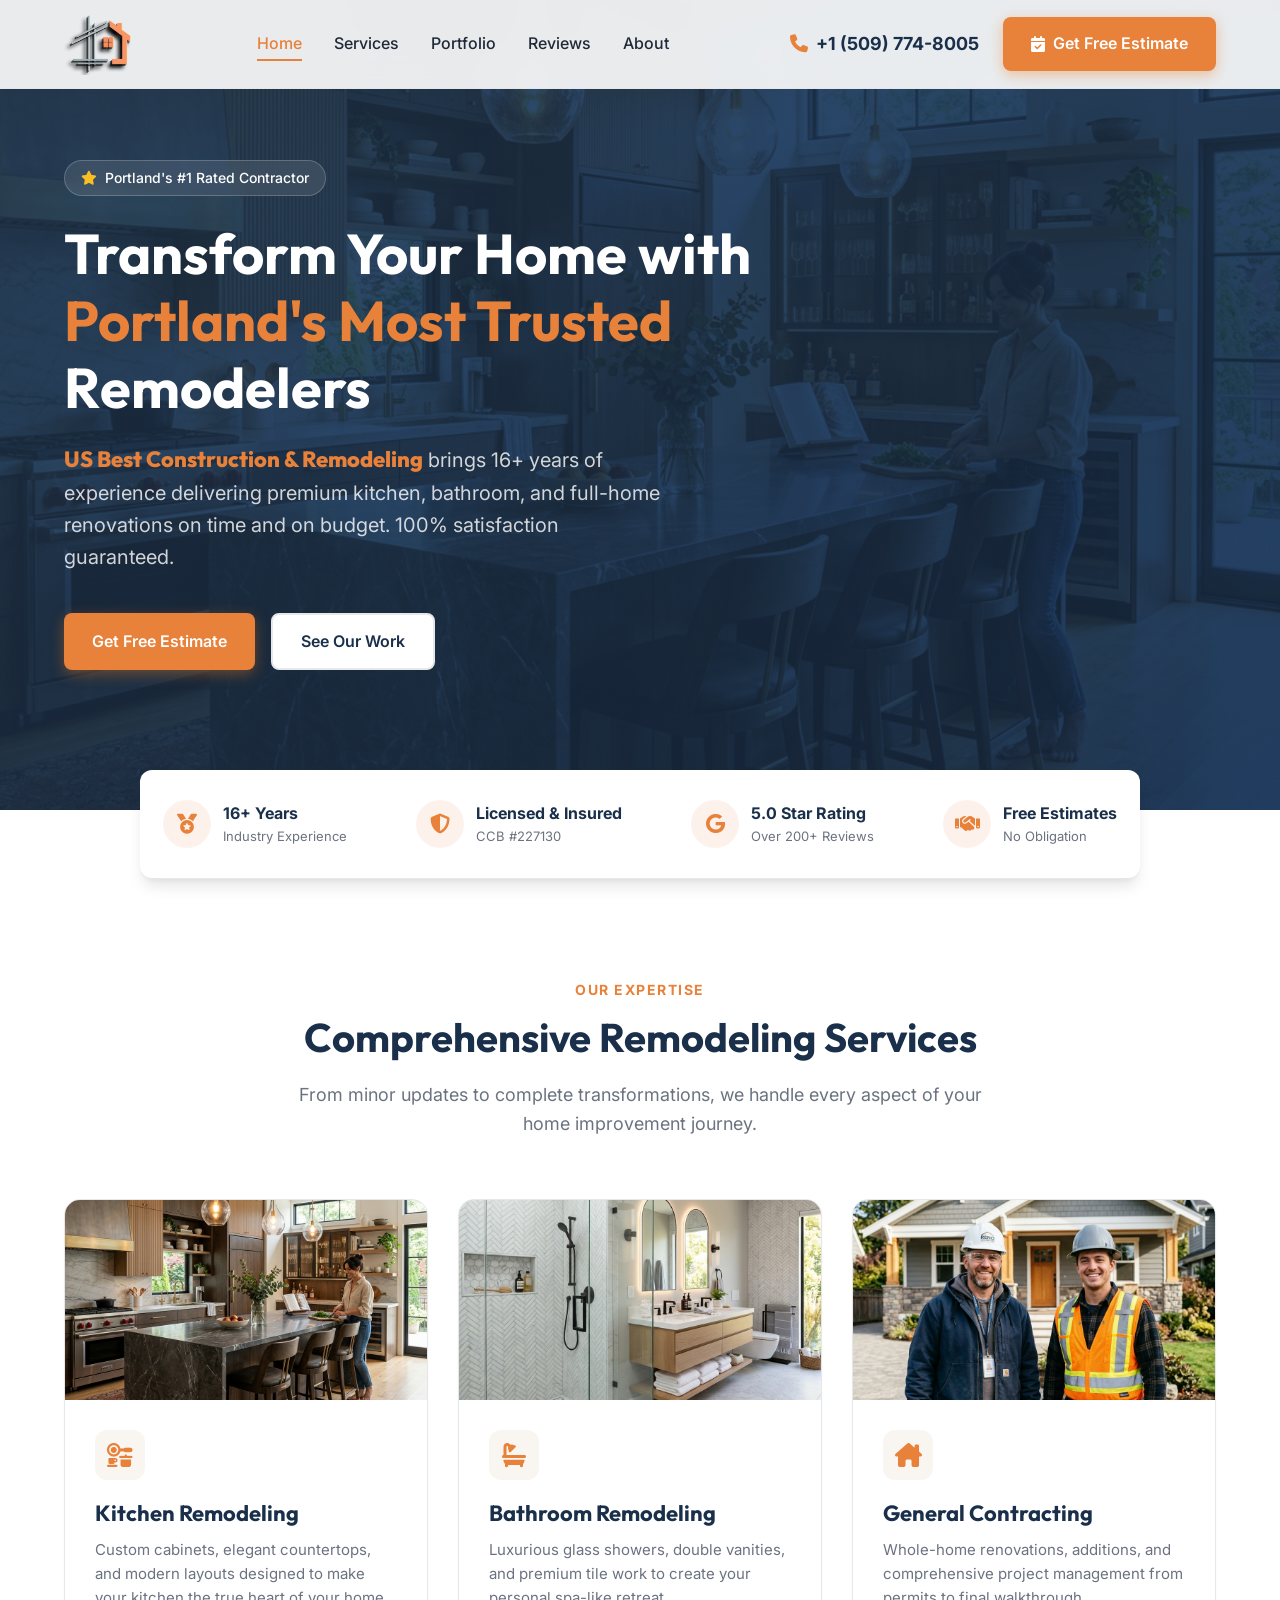
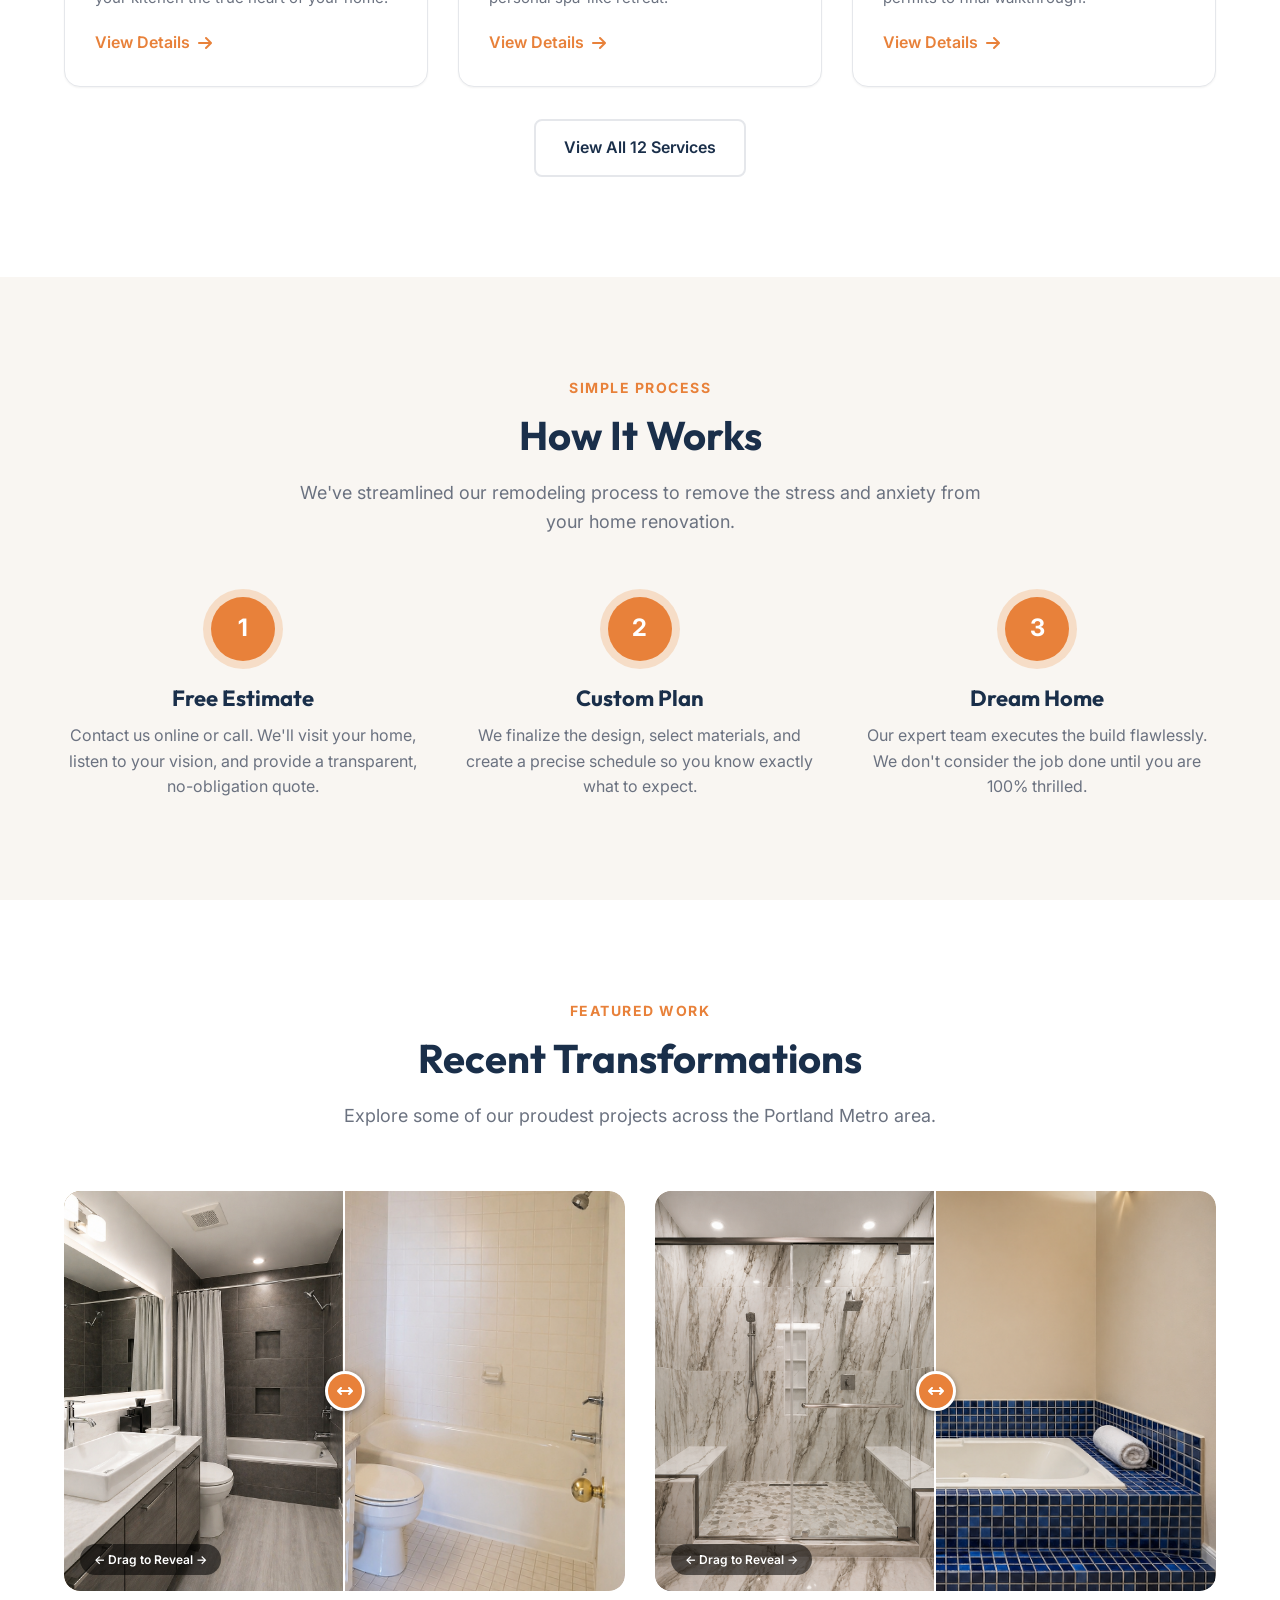
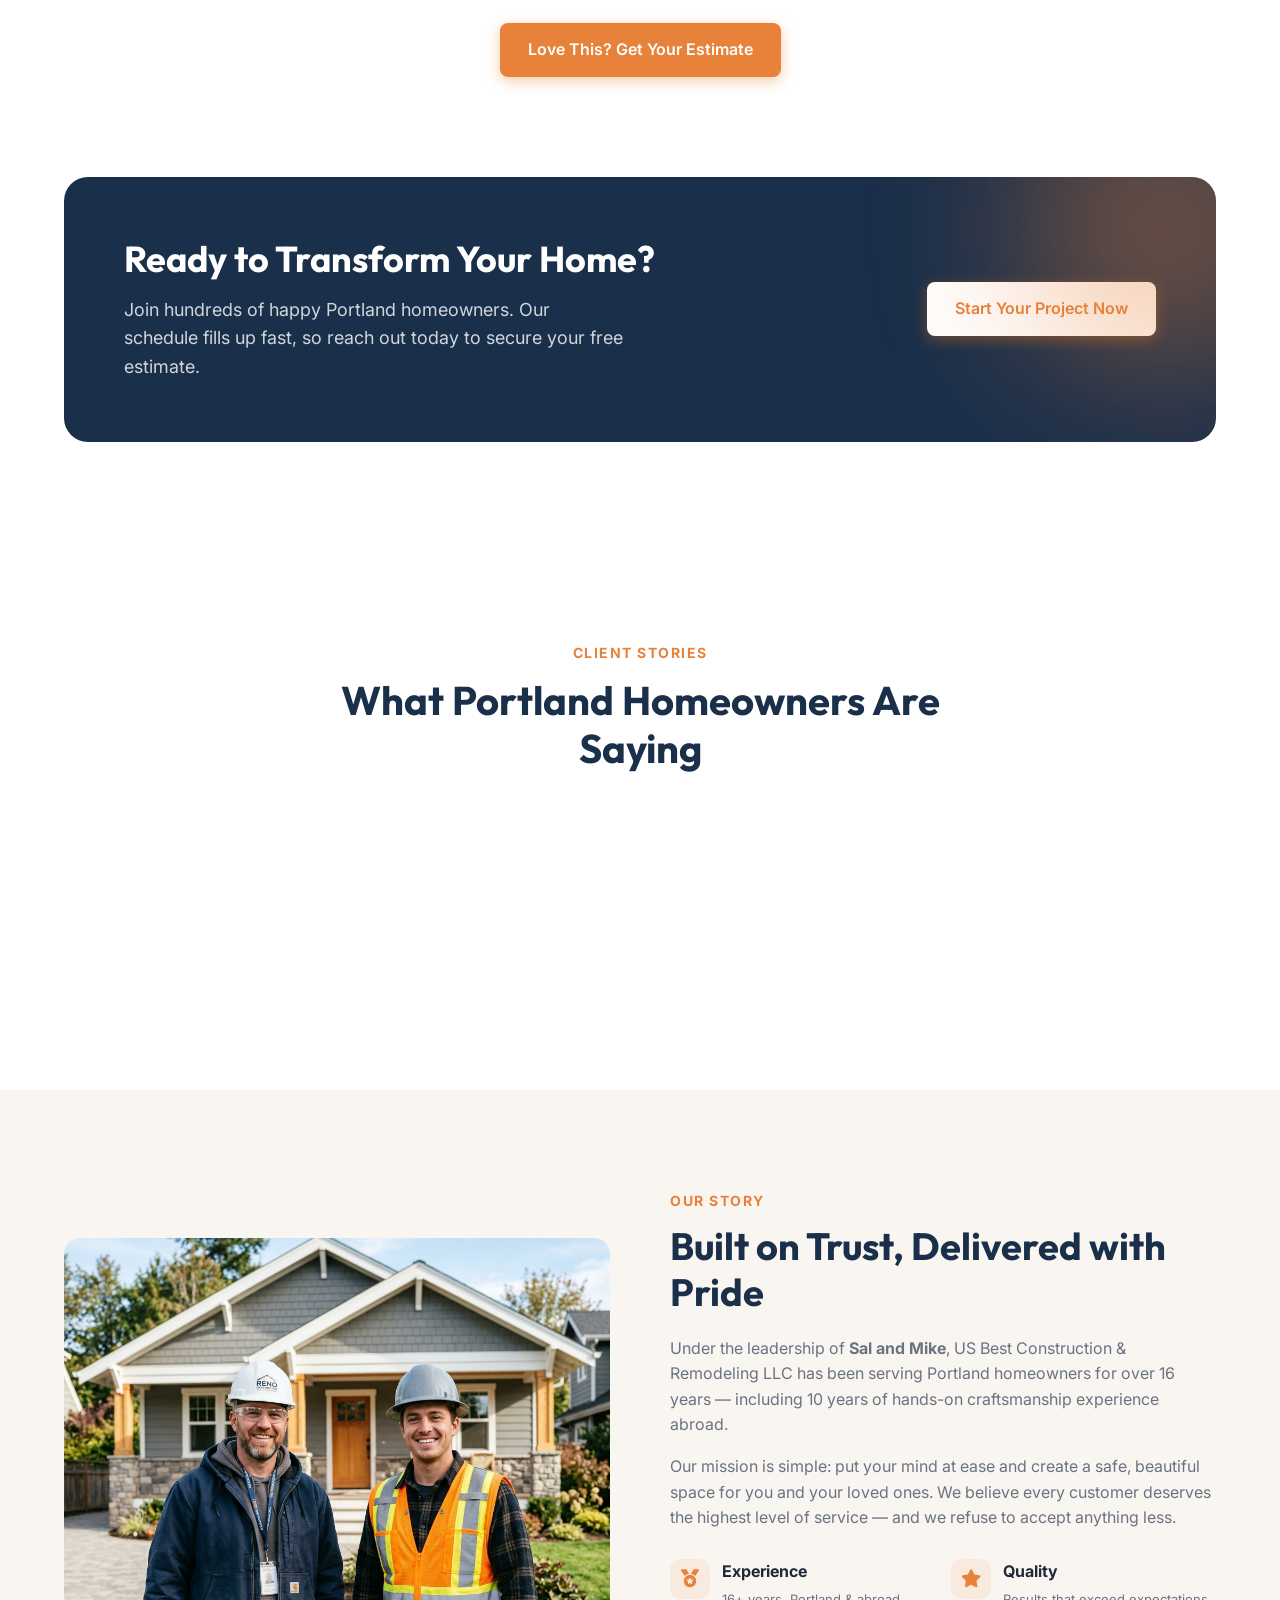
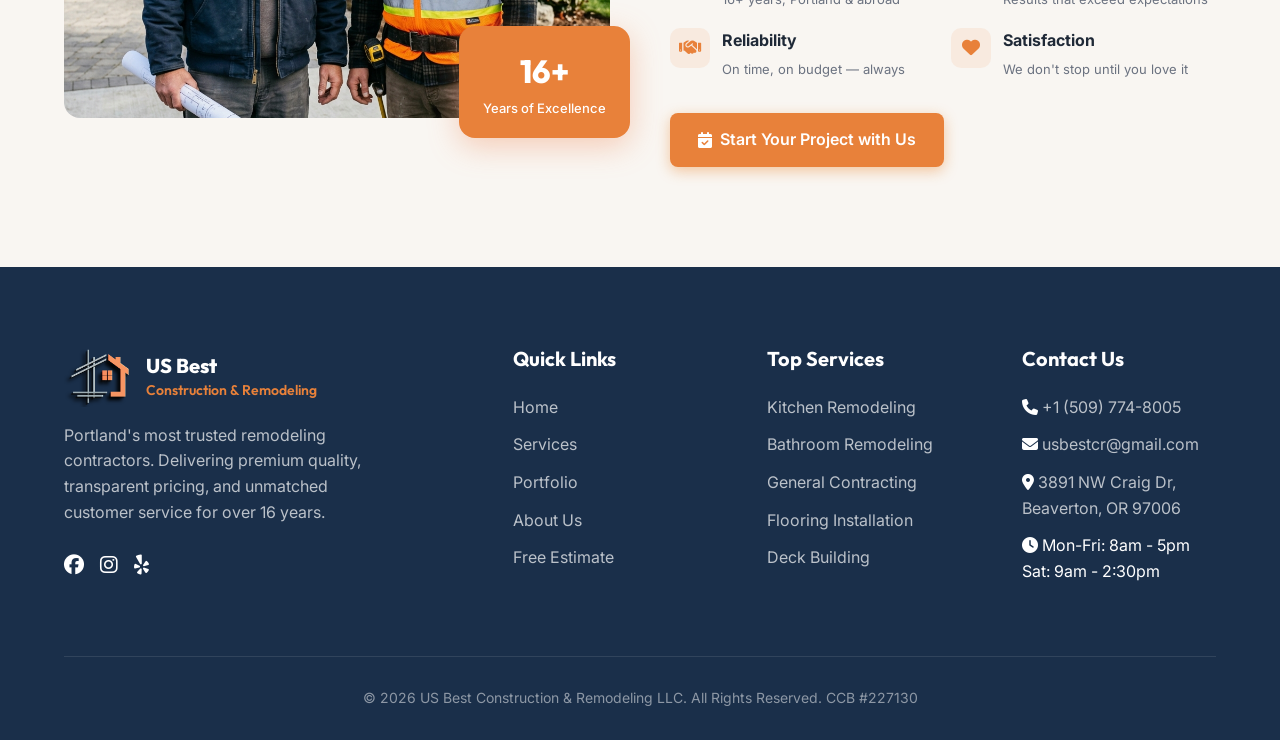
<file: index.html>
<!DOCTYPE html>
<html lang="en">

<head>
    <meta charset="UTF-8">
    <meta name="viewport" content="width=device-width, initial-scale=1.0">
    <title>US Best Construction & Remodeling LLC | Portland Contractors</title>
    <meta name="description"
        content="Portland's Most Trusted Remodeling Contractor. Specializing in kitchen & bathroom remodeling, flooring, decks, and general contracting. Get a free estimate today!">

    <!-- Fonts and Icons -->
    <link rel="stylesheet" href="style.css">
    <link rel="stylesheet" href="https://cdnjs.cloudflare.com/ajax/libs/font-awesome/6.4.0/css/all.min.css">

    <link rel="canonical" href="https://usbestcr.org/">
    <meta property="og:title" content="US Best Construction & Remodeling | Portland">
    <meta property="og:description" content="Portland's top-rated remodeling contractor...">
    <script type="application/ld+json">
    {
      "@context": "https://schema.org",
      "@type": "LocalBusiness",
      "name": "US Best Construction & Remodeling LLC",
      "url": "https://usbestcr.org",
      "telephone": "+15097748005",
      "email": "usbestcr@gmail.com",
      "address": {
        "@type": "PostalAddress",
        "streetAddress": "3891 NW Craig Dr",
        "addressLocality": "Beaverton",
        "addressRegion": "OR",
        "postalCode": "97006",
        "addressCountry": "US"
      },
      "geo": {
        "@type": "GeoCoordinates",
        "latitude": 45.5126,
        "longitude": -122.8353
      },
      "openingHoursSpecification": [
        {"@type":"OpeningHoursSpecification","dayOfWeek":["Monday","Tuesday","Wednesday","Thursday","Friday"],"opens":"08:00","closes":"17:00"},
        {"@type":"OpeningHoursSpecification","dayOfWeek":"Saturday","opens":"09:00","closes":"14:30"}
      ],
      "aggregateRating": {
        "@type": "AggregateRating",
        "ratingValue": "5",
        "reviewCount": "10"
      },
      "areaServed": ["Portland","Beaverton","Lake Oswego","Tigard","Gresham","Hillsboro"],
      "description": "Portland's most trusted remodeling contractor. Kitchen & bath remodeling, flooring, decks, painting, and general contracting. 16+ years experience.",
      "priceRange": "$$"
    }
    </script>
</head>

<body>

    <!-- Header Navigation -->
    <header id="header">
        <div class="container nav-wrapper">
            <a href="index.html" class="logo">
                <img src="Logo/usbestlogo.png" alt="US Best Construction & Remodeling LLC"
                    style="height: 62px; width: auto;">
            </a>

            <nav class="nav-links">
                <a href="index.html" class="active">Home</a>
                <a href="services.html">Services</a>
                <a href="#portfolio">Portfolio</a>
                <a href="#reviews">Reviews</a>
                <a href="#about">About</a>
            </nav>

            <div class="nav-actions">
                <a href="tel:+15097748005" class="phone-link">
                    <i class="fa-solid fa-phone"></i> +1 (509) 774-8005
                </a>
                <a href="estimate.html" class="btn btn-primary d-none-mobile">
                    <i class="fa-solid fa-calendar-check" style="margin-right:8px"></i> Get Free Estimate
                </a>
                <button class="mobile-menu-btn"><i class="fa-solid fa-bars"></i></button>
            </div>
        </div>
    </header>

    <!-- Hero Section -->
    <section class="hero">
        <div class="container">
            <div class="hero-content fade-in-up">
                <div class="hero-badge">
                    <i class="fa-solid fa-star" style="color: #fbbf24;"></i>
                    Portland's #1 Rated Contractor
                </div>
                <h1>Transform Your Home with <span>Portland's Most Trusted</span> Remodelers</h1>
                <p><strong style="color: var(--primary); font-family: var(--font-display); font-weight: 800; font-size: 22px;">US Best Construction & Remodeling</strong> brings 16+ years of experience delivering premium kitchen, bathroom, and full-home renovations on time and on budget. 100% satisfaction guaranteed.</p>

                <div class="hero-btns">
                    <a href="estimate.html" class="btn btn-primary">Get Free Estimate</a>
                    <a href="#portfolio" class="btn btn-secondary">See Our Work</a>
                </div>
            </div>
        </div>
    </section>

    <!-- Trust Bar -->
    <div class="container">
        <div class="trust-bar fade-in-up" style="animation-delay: 0.2s;">
            <div class="trust-grid">
                <div class="trust-item">
                    <div class="trust-icon"><i class="fa-solid fa-medal"></i></div>
                    <div class="trust-text">
                        <span class="trust-title">16+ Years</span>
                        <span class="trust-sub">Industry Experience</span>
                    </div>
                </div>
                <div class="trust-item">
                    <div class="trust-icon"><i class="fa-solid fa-shield-halved"></i></div>
                    <div class="trust-text">
                        <span class="trust-title">Licensed & Insured</span>
                        <span class="trust-sub">CCB #227130</span>
                    </div>
                </div>
                <div class="trust-item">
                    <div class="trust-icon">
                        <i class="fa-brands fa-google"></i>
                    </div>
                    <div class="trust-text">
                        <span class="trust-title">5.0 Star Rating</span>
                        <span class="trust-sub">Over 200+ Reviews</span>
                    </div>
                </div>
                <div class="trust-item">
                    <div class="trust-icon"><i class="fa-solid fa-handshake"></i></div>
                    <div class="trust-text">
                        <span class="trust-title">Free Estimates</span>
                        <span class="trust-sub">No Obligation</span>
                    </div>
                </div>
            </div>
        </div>
    </div>

    <!-- Services Grid -->
    <section class="section">
        <div class="container">
            <div class="section-header">
                <span class="section-tag">Our Expertise</span>
                <h2>Comprehensive Remodeling Services</h2>
                <p>From minor updates to complete transformations, we handle every aspect of your home improvement
                    journey.</p>
            </div>

            <div class="services-grid">
                <!-- Kitchens -->
                <div class="service-card">
                    <div class="service-img">
                        <img src="assets/images/hero_kitchen.png" alt="Kitchen Remodeling Portland">
                    </div>
                    <div class="service-content">
                        <div class="service-icon"><i class="fa-solid fa-kitchen-set"></i></div>
                        <h3>Kitchen Remodeling</h3>
                        <p>Custom cabinets, elegant countertops, and modern layouts designed to make your kitchen the
                            true heart of your home.</p>
                        <a href="services.html" class="service-link">View Details <i
                                class="fa-solid fa-arrow-right"></i></a>
                    </div>
                </div>

                <!-- Bathrooms -->
                <div class="service-card">
                    <div class="service-img">
                        <img src="assets/images/hero_bathroom.png" alt="Bathroom Remodeling Portland">
                    </div>
                    <div class="service-content">
                        <div class="service-icon"><i class="fa-solid fa-bath"></i></div>
                        <h3>Bathroom Remodeling</h3>
                        <p>Luxurious glass showers, double vanities, and premium tile work to create your personal
                            spa-like retreat.</p>
                        <a href="services.html" class="service-link">View Details <i
                                class="fa-solid fa-arrow-right"></i></a>
                    </div>
                </div>

                <!-- Full Renovation -->
                <div class="service-card">
                    <div class="service-img">
                        <img src="assets/images/team_photo.png" alt="General Contracting Portland">
                    </div>
                    <div class="service-content">
                        <div class="service-icon"><i class="fa-solid fa-house-chimney"></i></div>
                        <h3>General Contracting</h3>
                        <p>Whole-home renovations, additions, and comprehensive project management from permits to final
                            walkthrough.</p>
                        <a href="services.html" class="service-link">View Details <i
                                class="fa-solid fa-arrow-right"></i></a>
                    </div>
                </div>
            </div>

            <div class="text-center mt-4">
                <a href="services.html" class="btn btn-secondary">View All 12 Services</a>
            </div>
        </div>
    </section>

    <!-- How It Works -->
    <section class="section section-bg">
        <div class="container">
            <div class="section-header">
                <span class="section-tag">Simple Process</span>
                <h2>How It Works</h2>
                <p>We've streamlined our remodeling process to remove the stress and anxiety from your home renovation.
                </p>
            </div>

            <div class="steps-grid">
                <div class="step-card">
                    <div class="step-num">1</div>
                    <h3>Free Estimate</h3>
                    <p>Contact us online or call. We'll visit your home, listen to your vision, and provide a
                        transparent, no-obligation quote.</p>
                </div>
                <div class="step-card">
                    <div class="step-num">2</div>
                    <h3>Custom Plan</h3>
                    <p>We finalize the design, select materials, and create a precise schedule so you know exactly what
                        to expect.</p>
                </div>
                <div class="step-card">
                    <div class="step-num">3</div>
                    <h3>Dream Home</h3>
                    <p>Our expert team executes the build flawlessly. We don't consider the job done until you are 100%
                        thrilled.</p>
                </div>
            </div>
        </div>
    </section>

    <!-- Featured Projects (Portfolio) -->
    <section id="portfolio" class="section">
        <div class="container">
            <div class="section-header">
                <span class="section-tag">Featured Work</span>
                <h2>Recent Transformations</h2>
                <p>Explore some of our proudest projects across the Portland Metro area.</p>
            </div>

            <div class="projects-grid">
                <!-- Project 1: Slider -->
                <div class="project-card">
                    <div class="ba-slider-wrap" style="height:100%;width:100%;position:relative;">
                        <div class="ba-slider">
                            <div class="img-before"
                                style="background-image:url('before and after/pic1-before.png')"></div>
                            <div class="img-after"
                                style="background-image:url('before and after/pic1-after.png');width:50%"></div>
                            <div class="handle" style="left:50%">
                                <div class="handle-circle"><i class="fa-solid fa-arrows-left-right"></i></div>
                            </div>
                        </div>
                        <div
                            style="position:absolute;bottom:16px;left:16px;background:rgba(0,0,0,.55);color:#fff;padding:6px 14px;border-radius:20px;font-size:12px;font-weight:600;z-index:5;">
                            ← Drag to Reveal →
                        </div>
                    </div>
                </div>

                <!-- Project 2: Slider -->
                <div class="project-card">
                    <div class="ba-slider-wrap" style="height:100%;width:100%;position:relative;">
                        <div class="ba-slider">
                            <div class="img-before"
                                style="background-image:url('before and after/pic2-before.png')"></div>
                            <div class="img-after"
                                style="background-image:url('before and after/pic2-after.png');width:50%"></div>
                            <div class="handle" style="left:50%">
                                <div class="handle-circle"><i class="fa-solid fa-arrows-left-right"></i></div>
                            </div>
                        </div>
                        <div
                            style="position:absolute;bottom:16px;left:16px;background:rgba(0,0,0,.55);color:#fff;padding:6px 14px;border-radius:20px;font-size:12px;font-weight:600;z-index:5;">
                            ← Drag to Reveal →
                        </div>
                    </div>
                </div>
            </div>

            <div class="text-center mt-4">
                <a href="estimate.html" class="btn btn-primary">Love This? Get Your Estimate</a>
            </div>
        </div>
    </section>

    <!-- CTA Banner -->
    <section class="section" style="padding-top: 0;">
        <div class="container">
            <div class="cta-banner">
                <div class="cta-content">
                    <h2>Ready to Transform Your Home?</h2>
                    <p>Join hundreds of happy Portland homeowners. Our schedule fills up fast, so reach out today to
                        secure your free estimate.</p>
                </div>
                <div class="cta-action">
                    <a href="estimate.html" class="btn btn-primary"
                        style="background: white; color: var(--primary);">Start Your Project Now</a>
                </div>
            </div>
        </div>
    </section>

    <!-- REVIEWS SECTION -->
    <section id="reviews" class="section">
        <div class="container">
            <div class="section-header">
                <span class="section-tag">Client Stories</span>
                <h2>What Portland Homeowners Are Saying</h2>
            </div>

            <div style="margin-top: 40px;">
                <script type='text/javascript' src='https://reputationhub.site/reputation/assets/review-widget.js'></script><iframe class='lc_reviews_widget' src='https://reputationhub.site/reputation/widgets/review_widget/s5fKxjz6ECQjahIlZ2UV?widgetId=69f592c75ed8019ff196ca8d' frameborder='0' scrolling='no' style='min-width: 100%; width: 100%;'></iframe>
            </div>
        </div>
    </section>

    <!-- ABOUT SECTION -->
    <section id="about" class="section section-bg">
        <div class="container">
            <div style="display:grid;grid-template-columns:1fr 1fr;gap:60px;align-items:center">
                <!-- Left: Photo placeholder -->
                <div style="position:relative">
                    <div style="border-radius:16px;overflow:hidden;height:480px;background:#e5e7eb">
                        <img src="assets/images/team_photo.png" alt="Sal and Mike — US Best Construction"
                            style="width:100%;height:100%;object-fit:cover">
                    </div>
                    <!-- Floating stat badge -->
                    <div
                        style="position:absolute;bottom:-20px;right:-20px;background:var(--primary);color:white;border-radius:16px;padding:20px 24px;text-align:center;box-shadow:0 8px 30px rgba(240,139,92,.4)">
                        <div style="font-size:32px;font-weight:800;font-family:var(--font-display)">16+</div>
                        <div style="font-size:13px;font-weight:500">Years of Excellence</div>
                    </div>
                </div>

                <!-- Right: Story -->
                <div>
                    <span class="section-tag">Our Story</span>
                    <h2 style="font-size:38px;margin-bottom:20px">Built on Trust, Delivered with Pride</h2>
                    <p style="color:var(--text-muted);margin-bottom:16px;font-size:16px">
                        Under the leadership of <strong>Sal and Mike</strong>, US Best Construction & Remodeling LLC has
                        been serving Portland homeowners for over 16 years — including 10 years of hands-on
                        craftsmanship experience abroad.
                    </p>
                    <p style="color:var(--text-muted);margin-bottom:28px;font-size:16px">
                        Our mission is simple: put your mind at ease and create a safe, beautiful space for you and your
                        loved ones. We believe every customer deserves the highest level of service — and we refuse to
                        accept anything less.
                    </p>

                    <!-- Value pills -->
                    <div style="display:grid;grid-template-columns:1fr 1fr;gap:16px;margin-bottom:32px">
                        <div style="display:flex;gap:12px;align-items:flex-start">
                            <div
                                style="width:40px;height:40px;background:var(--primary-light);border-radius:10px;display:flex;align-items:center;justify-content:center;color:var(--primary);font-size:18px;flex-shrink:0">
                                <i class="fa-solid fa-medal"></i></div>
                            <div><strong style="display:block;margin-bottom:2px">Experience</strong><span
                                    style="font-size:13px;color:var(--text-muted)">16+ years, Portland & abroad</span>
                            </div>
                        </div>
                        <div style="display:flex;gap:12px;align-items:flex-start">
                            <div
                                style="width:40px;height:40px;background:var(--primary-light);border-radius:10px;display:flex;align-items:center;justify-content:center;color:var(--primary);font-size:18px;flex-shrink:0">
                                <i class="fa-solid fa-star"></i></div>
                            <div><strong style="display:block;margin-bottom:2px">Quality</strong><span
                                    style="font-size:13px;color:var(--text-muted)">Results that exceed
                                    expectations</span></div>
                        </div>
                        <div style="display:flex;gap:12px;align-items:flex-start">
                            <div
                                style="width:40px;height:40px;background:var(--primary-light);border-radius:10px;display:flex;align-items:center;justify-content:center;color:var(--primary);font-size:18px;flex-shrink:0">
                                <i class="fa-solid fa-handshake"></i></div>
                            <div><strong style="display:block;margin-bottom:2px">Reliability</strong><span
                                    style="font-size:13px;color:var(--text-muted)">On time, on budget — always</span>
                            </div>
                        </div>
                        <div style="display:flex;gap:12px;align-items:flex-start">
                            <div
                                style="width:40px;height:40px;background:var(--primary-light);border-radius:10px;display:flex;align-items:center;justify-content:center;color:var(--primary);font-size:18px;flex-shrink:0">
                                <i class="fa-solid fa-heart"></i></div>
                            <div><strong style="display:block;margin-bottom:2px">Satisfaction</strong><span
                                    style="font-size:13px;color:var(--text-muted)">We don't stop until you love
                                    it</span></div>
                        </div>
                    </div>

                    <a href="estimate.html" class="btn btn-primary">
                        <i class="fa-solid fa-calendar-check" style="margin-right:8px"></i> Start Your Project with Us
                    </a>
                </div>
            </div>
        </div>
    </section>

    <!-- Footer -->
    <footer>
        <div class="container">
            <div class="footer-grid">
                <div class="footer-col">
                    <div class="logo mb-2" style="display: flex; align-items: center; gap: 12px;">
                        <img src="Logo/usbestlogo.png" alt="US Best Construction & Remodeling LLC"
                            style="height: 60px;">
                        <span style="font-family: var(--font-display); font-size: 20px; font-weight: 800; line-height: 1.1; color: white;">US Best<br><span style="color: var(--primary); font-size: 14px; font-weight: 600;">Construction & Remodeling</span></span>
                    </div>
                    <p class="footer-text">Portland's most trusted remodeling contractors. Delivering premium quality,
                        transparent pricing, and unmatched customer service for over 16 years.</p>
                    <div style="display: flex; gap: 16px; font-size: 20px;">
                        <a href="https://www.facebook.com/p/US-Best-Construction-Remodeling-100063447324759/"><i
                                class="fa-brands fa-facebook"></i></a>
                        <a href="https://www.instagram.com/usbestcr"><i class="fa-brands fa-instagram"></i></a>
                        <a href="#"><i class="fa-brands fa-yelp"></i></a>
                    </div>
                </div>

                <div class="footer-col">
                    <h4>Quick Links</h4>
                    <ul class="footer-links">
                        <li><a href="index.html">Home</a></li>
                        <li><a href="services.html">Services</a></li>
                        <li><a href="#portfolio">Portfolio</a></li>
                        <li><a href="#about">About Us</a></li>
                        <li><a href="estimate.html">Free Estimate</a></li>
                    </ul>
                </div>

                <div class="footer-col">
                    <h4>Top Services</h4>
                    <ul class="footer-links">
                        <li><a href="services.html">Kitchen Remodeling</a></li>
                        <li><a href="services.html">Bathroom Remodeling</a></li>
                        <li><a href="services.html">General Contracting</a></li>
                        <li><a href="services.html">Flooring Installation</a></li>
                        <li><a href="services.html">Deck Building</a></li>
                    </ul>
                </div>

                <div class="footer-col">
                    <h4>Contact Us</h4>
                    <ul class="footer-links">
                        <li><i class="fa-solid fa-phone mr-2"></i> <a href="tel:+15097748005">+1 (509) 774-8005</a></li>
                        <li><i class="fa-solid fa-envelope mr-2"></i> <a
                                href="mailto:usbestcr@gmail.com">usbestcr@gmail.com</a></li>
                        <li><i class="fa-solid fa-location-dot mr-2"></i> <a
                                href="https://maps.app.goo.gl/ANUbhkJr8bc1Su1q8" target="_blank">3891 NW Craig Dr,
                                Beaverton, OR 97006</a></li>
                        <li><i class="fa-solid fa-clock mr-2"></i> Mon-Fri: 8am - 5pm<br>Sat: 9am - 2:30pm</li>
                    </ul>
                </div>
            </div>

            <div class="footer-bottom">
                <p>&copy; 2026 US Best Construction & Remodeling LLC. All Rights Reserved. CCB #227130</p>
            </div>
        </div>
    </footer>

    <!-- LeadConnectorHQ Chat Widget -->
    <div data-chat-widget data-widget-id="69ec6bb652e61570ac7e8724" data-location-id="s5fKxjz6ECQjahIlZ2UV"></div>
    <script src="https://widgets.leadconnectorhq.com/loader.js"
        data-resources-url="https://widgets.leadconnectorhq.com/chat-widget/loader.js"
        data-widget-id="69ec6bb652e61570ac7e8724"></script>

    <!-- MOBILE STICKY BAR -->
    <div class="mobile-cta-bar">
        <a href="tel:+15097748005" class="mcta-call">
            <i class="fa-solid fa-phone"></i> Call Now
        </a>
        <a href="estimate.html" class="mcta-estimate">
            <i class="fa-solid fa-calendar-check"></i> Free Estimate
        </a>
    </div>

    <script src="main.js"></script>
</body>

</html>
</file>
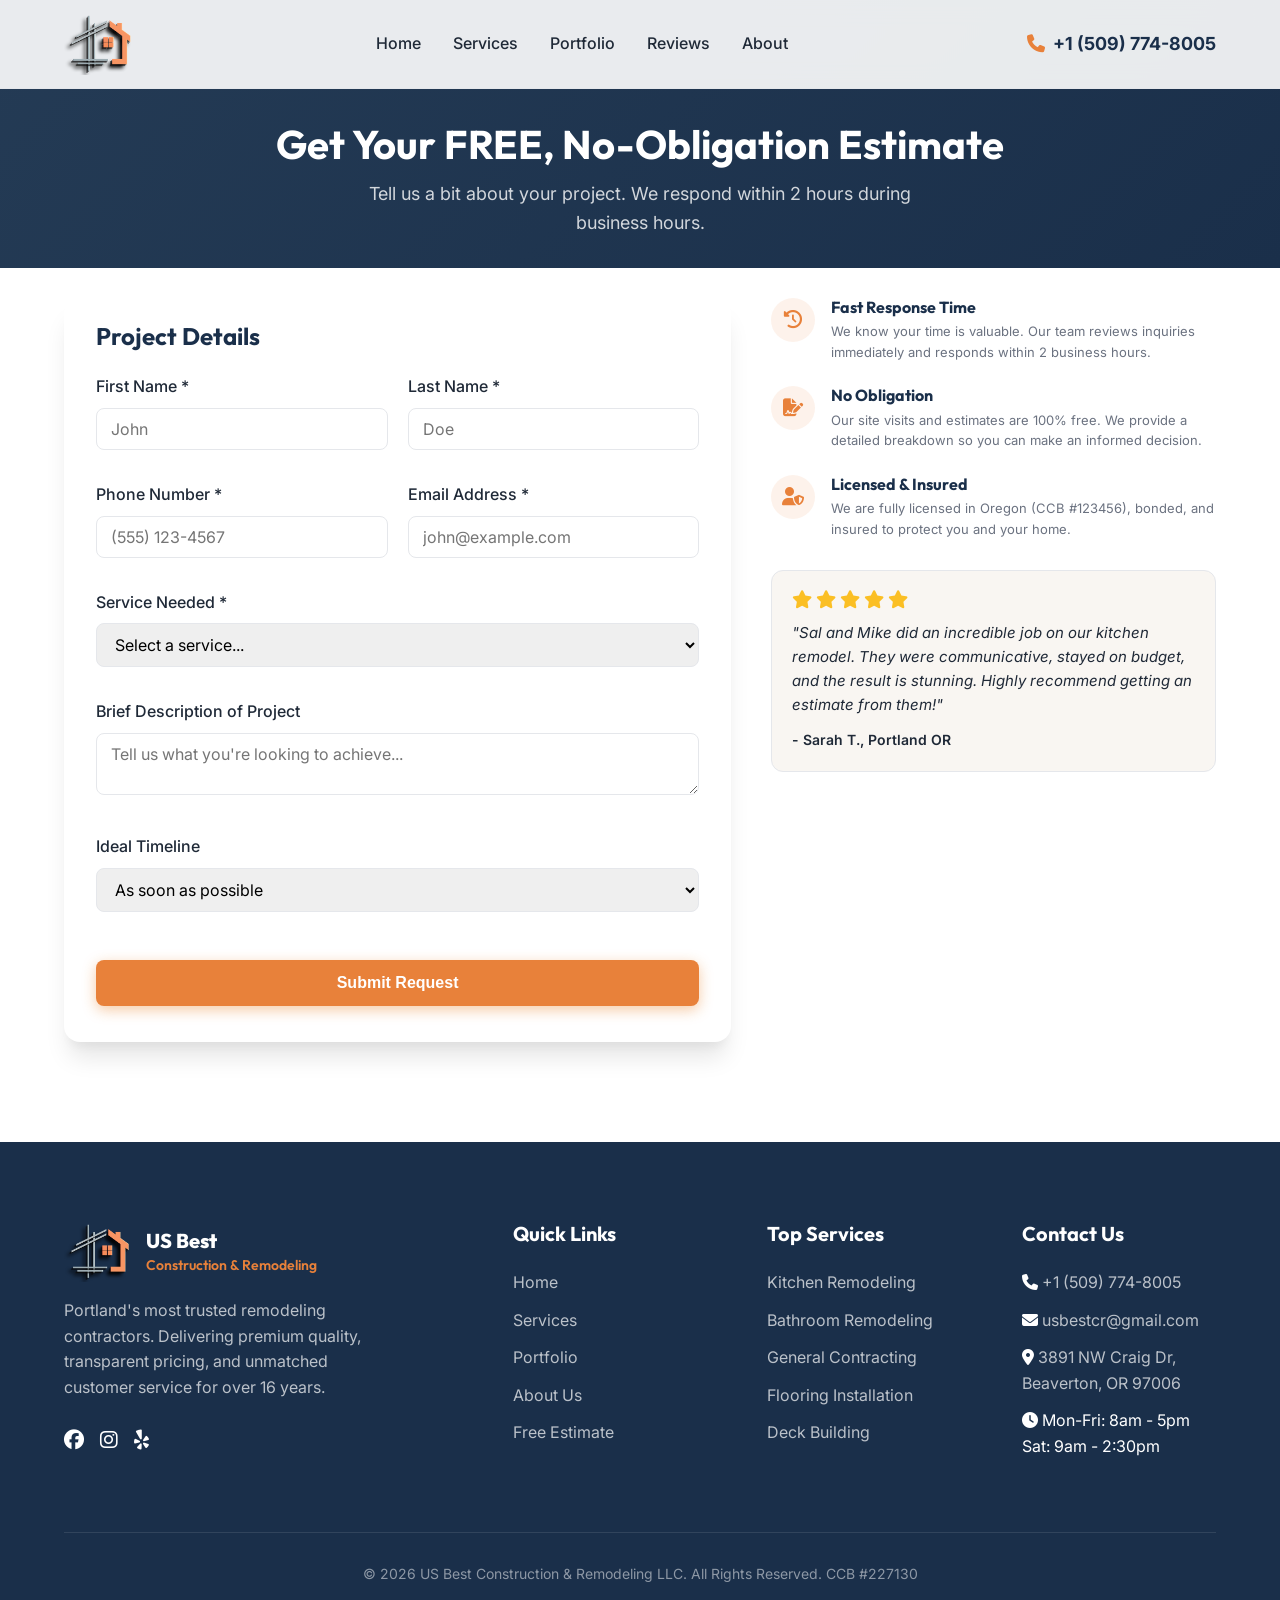
<file: estimate.html>
<!DOCTYPE html>
<html lang="en">
<head>
    <meta charset="UTF-8">
    <meta name="viewport" content="width=device-width, initial-scale=1.0">
    <title>Get a Free Estimate | US Best Construction & Remodeling LLC</title>
    <meta name="description" content="Get your free, no-obligation estimate from US Best Construction & Remodeling LLC. We respond within 2 hours to help start your Portland home remodeling project.">
    
    <link rel="stylesheet" href="style.css">
    <link rel="stylesheet" href="https://cdnjs.cloudflare.com/ajax/libs/font-awesome/6.4.0/css/all.min.css">
    <style>
        .page-header {
            padding: 120px 0 30px;
            background: linear-gradient(135deg, var(--secondary) 0%, var(--secondary-dark) 100%);
            color: white;
            text-align: center;
        }
        .page-header h1 {
            color: white;
            font-size: 40px;
            margin-bottom: 12px;
        }
        .page-header p {
            font-size: 18px;
            color: rgba(255,255,255,0.8);
            max-width: 600px;
            margin: 0 auto;
        }
        
        .estimate-layout {
            display: grid;
            grid-template-columns: 1.5fr 1fr;
            gap: 40px;
            margin-top: 30px;
            position: relative;
            z-index: 10;
        }
        
        .trust-column {
            padding-top: 0px;
        }
        
        .trust-feature {
            display: flex;
            gap: 16px;
            margin-bottom: 24px;
        }
        
        .trust-feature-icon {
            width: 44px;
            height: 44px;
            background: var(--primary-light);
            color: var(--primary);
            border-radius: 50%;
            display: flex;
            align-items: center;
            justify-content: center;
            font-size: 18px;
            flex-shrink: 0;
        }
        
        .trust-feature h4 {
            font-size: 16px;
            margin-bottom: 4px;
        }
        
        .trust-feature p {
            color: var(--text-muted);
            font-size: 13px;
        }
        
        .google-review-snippet {
            background: var(--bg-off);
            padding: 20px;
            border-radius: 12px;
            border: 1px solid var(--border);
            margin-top: 30px;
        }
        
        .estimate-form-wrap {
            padding: 24px 32px !important;
        }
        .form-group {
            margin-bottom: 12px !important;
        }
        .form-control {
            padding: 10px 14px !important;
        }

        /* Hide the floating estimate button on the estimate page itself */
        .mcta-estimate {
            display: none !important;
        }
        
        @media (max-width: 992px) {
            .estimate-layout {
                grid-template-columns: 1fr;
                gap: 40px;
                margin-top: -20px;
            }
            .trust-column { padding-top: 0; }
        }
    </style>
</head>
<body>

    <!-- Header Navigation -->
    <header id="header">
        <div class="container nav-wrapper">
            <a href="index.html" class="logo">
                <img src="Logo/usbestlogo.png" alt="US Best Construction & Remodeling LLC" style="height: 62px; width: auto;">
            </a>
            
            <nav class="nav-links">
                <a href="index.html">Home</a>
                <a href="services.html">Services</a>
                <a href="index.html#portfolio">Portfolio</a>
                <a href="index.html#reviews">Reviews</a>
                <a href="index.html#about">About</a>
            </nav>
            
            <div class="nav-actions">
                <a href="tel:+15097748005" class="phone-link">
                    <i class="fa-solid fa-phone"></i> +1 (509) 774-8005
                </a>
                <button class="mobile-menu-btn"><i class="fa-solid fa-bars"></i></button>
            </div>
        </div>
    </header>

    <div class="page-header">
        <div class="container">
            <h1>Get Your FREE, No-Obligation Estimate</h1>
            <p>Tell us a bit about your project. We respond within 2 hours during business hours.</p>
        </div>
    </div>

    <section class="section" style="padding-top: 0; padding-bottom: 100px;">
        <div class="container">
            <div class="estimate-layout">
                <!-- Form Side -->
                <div class="estimate-form-wrap">
                    <h3 style="margin-bottom: 24px; font-size: 24px;">Project Details</h3>
                    <form id="estimateForm">
                        <div class="form-grid">
                            <div class="form-group">
                                <label class="form-label">First Name *</label>
                                <input type="text" class="form-control" required placeholder="John">
                            </div>
                            <div class="form-group">
                                <label class="form-label">Last Name *</label>
                                <input type="text" class="form-control" required placeholder="Doe">
                            </div>
                            <div class="form-group">
                                <label class="form-label">Phone Number *</label>
                                <input type="tel" class="form-control" required placeholder="(555) 123-4567">
                            </div>
                            <div class="form-group">
                                <label class="form-label">Email Address *</label>
                                <input type="email" class="form-control" required placeholder="john@example.com">
                            </div>
                            <div class="form-group full">
                                <label class="form-label">Service Needed *</label>
                                <select class="form-control" required>
                                    <option value="">Select a service...</option>
                                    <option value="Kitchen Remodel">Kitchen Remodeling</option>
                                    <option value="Bathroom Remodel">Bathroom Remodeling</option>
                                    <option value="Full Renovation">General Contracting / Full Renovation</option>
                                    <option value="Flooring">Flooring Installation</option>
                                    <option value="Deck">Deck Building / Repair</option>
                                    <option value="Other">Other (Please specify below)</option>
                                </select>
                            </div>
                            <div class="form-group full">
                                <label class="form-label">Brief Description of Project</label>
                                <textarea class="form-control" rows="2" placeholder="Tell us what you're looking to achieve..."></textarea>
                            </div>
                            <div class="form-group full">
                                <label class="form-label">Ideal Timeline</label>
                                <select class="form-control">
                                    <option value="ASAP">As soon as possible</option>
                                    <option value="1-3 Months">1-3 Months</option>
                                    <option value="3-6 Months">3-6 Months</option>
                                    <option value="Just Planning">Just planning right now</option>
                                </select>
                            </div>
                            <div class="form-group full mt-2">
                                <button type="submit" class="btn btn-primary" style="width: 100%;">Submit Request</button>
                            </div>
                        </div>
                    </form>
                </div>

                <!-- Trust Side -->
                <div class="trust-column">
                    <div class="trust-feature">
                        <div class="trust-feature-icon"><i class="fa-solid fa-clock-rotate-left"></i></div>
                        <div>
                            <h4>Fast Response Time</h4>
                            <p>We know your time is valuable. Our team reviews inquiries immediately and responds within 2 business hours.</p>
                        </div>
                    </div>
                    
                    <div class="trust-feature">
                        <div class="trust-feature-icon"><i class="fa-solid fa-file-signature"></i></div>
                        <div>
                            <h4>No Obligation</h4>
                            <p>Our site visits and estimates are 100% free. We provide a detailed breakdown so you can make an informed decision.</p>
                        </div>
                    </div>
                    
                    <div class="trust-feature">
                        <div class="trust-feature-icon"><i class="fa-solid fa-user-shield"></i></div>
                        <div>
                            <h4>Licensed & Insured</h4>
                            <p>We are fully licensed in Oregon (CCB #123456), bonded, and insured to protect you and your home.</p>
                        </div>
                    </div>

                    <div class="google-review-snippet">
                        <div style="display: flex; gap: 4px; color: #fbbf24; margin-bottom: 12px; font-size: 18px;">
                            <i class="fa-solid fa-star"></i><i class="fa-solid fa-star"></i><i class="fa-solid fa-star"></i><i class="fa-solid fa-star"></i><i class="fa-solid fa-star"></i>
                        </div>
                        <p style="font-style: italic; font-size: 15px; margin-bottom: 12px;">"Sal and Mike did an incredible job on our kitchen remodel. They were communicative, stayed on budget, and the result is stunning. Highly recommend getting an estimate from them!"</p>
                        <div style="font-weight: 600; font-size: 14px;">- Sarah T., Portland OR</div>
                    </div>
                </div>
            </div>
        </div>
    </section>

    <!-- Footer -->
    <footer>
        <div class="container">
            <div class="footer-grid">
                <div class="footer-col">
                    <div class="logo mb-2" style="display: flex; align-items: center; gap: 12px;">
                        <img src="Logo/usbestlogo.png" alt="US Best Construction & Remodeling LLC" style="height: 60px;">
                        <span style="font-family: var(--font-display); font-size: 20px; font-weight: 800; line-height: 1.1; color: white;">US Best<br><span style="color: var(--primary); font-size: 14px; font-weight: 600;">Construction & Remodeling</span></span>
                    </div>
                    <p class="footer-text">Portland's most trusted remodeling contractors. Delivering premium quality, transparent pricing, and unmatched customer service for over 16 years.</p>
                    <div style="display: flex; gap: 16px; font-size: 20px;">
                        <a href="https://www.facebook.com/p/US-Best-Construction-Remodeling-100063447324759/"><i class="fa-brands fa-facebook"></i></a>
                        <a href="https://www.instagram.com/usbestcr"><i class="fa-brands fa-instagram"></i></a>
                        <a href="#"><i class="fa-brands fa-yelp"></i></a>
                    </div>
                </div>

                <div class="footer-col">
                    <h4>Quick Links</h4>
                    <ul class="footer-links">
                        <li><a href="index.html">Home</a></li>
                        <li><a href="services.html">Services</a></li>
                        <li><a href="index.html#portfolio">Portfolio</a></li>
                        <li><a href="index.html#about">About Us</a></li>
                        <li><a href="estimate.html">Free Estimate</a></li>
                    </ul>
                </div>

                <div class="footer-col">
                    <h4>Top Services</h4>
                    <ul class="footer-links">
                        <li><a href="services.html">Kitchen Remodeling</a></li>
                        <li><a href="services.html">Bathroom Remodeling</a></li>
                        <li><a href="services.html">General Contracting</a></li>
                        <li><a href="services.html">Flooring Installation</a></li>
                        <li><a href="services.html">Deck Building</a></li>
                    </ul>
                </div>

                <div class="footer-col">
                    <h4>Contact Us</h4>
                    <ul class="footer-links">
                        <li><i class="fa-solid fa-phone mr-2"></i> <a href="tel:+15097748005">+1 (509) 774-8005</a></li>
                        <li><i class="fa-solid fa-envelope mr-2"></i> <a href="mailto:usbestcr@gmail.com">usbestcr@gmail.com</a></li>
                        <li><i class="fa-solid fa-location-dot mr-2"></i> <a href="https://maps.app.goo.gl/ANUbhkJr8bc1Su1q8" target="_blank">3891 NW Craig Dr, Beaverton, OR 97006</a></li>
                        <li><i class="fa-solid fa-clock mr-2"></i> Mon-Fri: 8am - 5pm<br>Sat: 9am - 2:30pm</li>
                    </ul>
                </div>
            </div>

            <div class="footer-bottom">
                <p>&copy; 2026 US Best Construction & Remodeling LLC. All Rights Reserved. CCB #227130</p>
            </div>
        </div>
    </footer>

    <script src="main.js"></script>
    <script>
        document.getElementById('estimateForm').addEventListener('submit', function(e) {
            e.preventDefault();
            alert('Thank you! Your estimate request has been submitted. We will contact you within 2 hours.');
            this.reset();
        });
    </script>

    <!-- LeadConnectorHQ Chat Widget -->
    <div data-chat-widget data-widget-id="69ec6bb652e61570ac7e8724" data-location-id="s5fKxjz6ECQjahIlZ2UV"></div>
    <script src="https://widgets.leadconnectorhq.com/loader.js" data-resources-url="https://widgets.leadconnectorhq.com/chat-widget/loader.js" data-widget-id="69ec6bb652e61570ac7e8724"></script>

    <!-- MOBILE STICKY BAR -->
    <div class="mobile-cta-bar" style="justify-content: flex-end; align-items: flex-start;">
        <a href="tel:+15097748005" class="mcta-call">
            <i class="fa-solid fa-phone"></i> Call Now
        </a>
    </div>
</body>
</html>
</file>
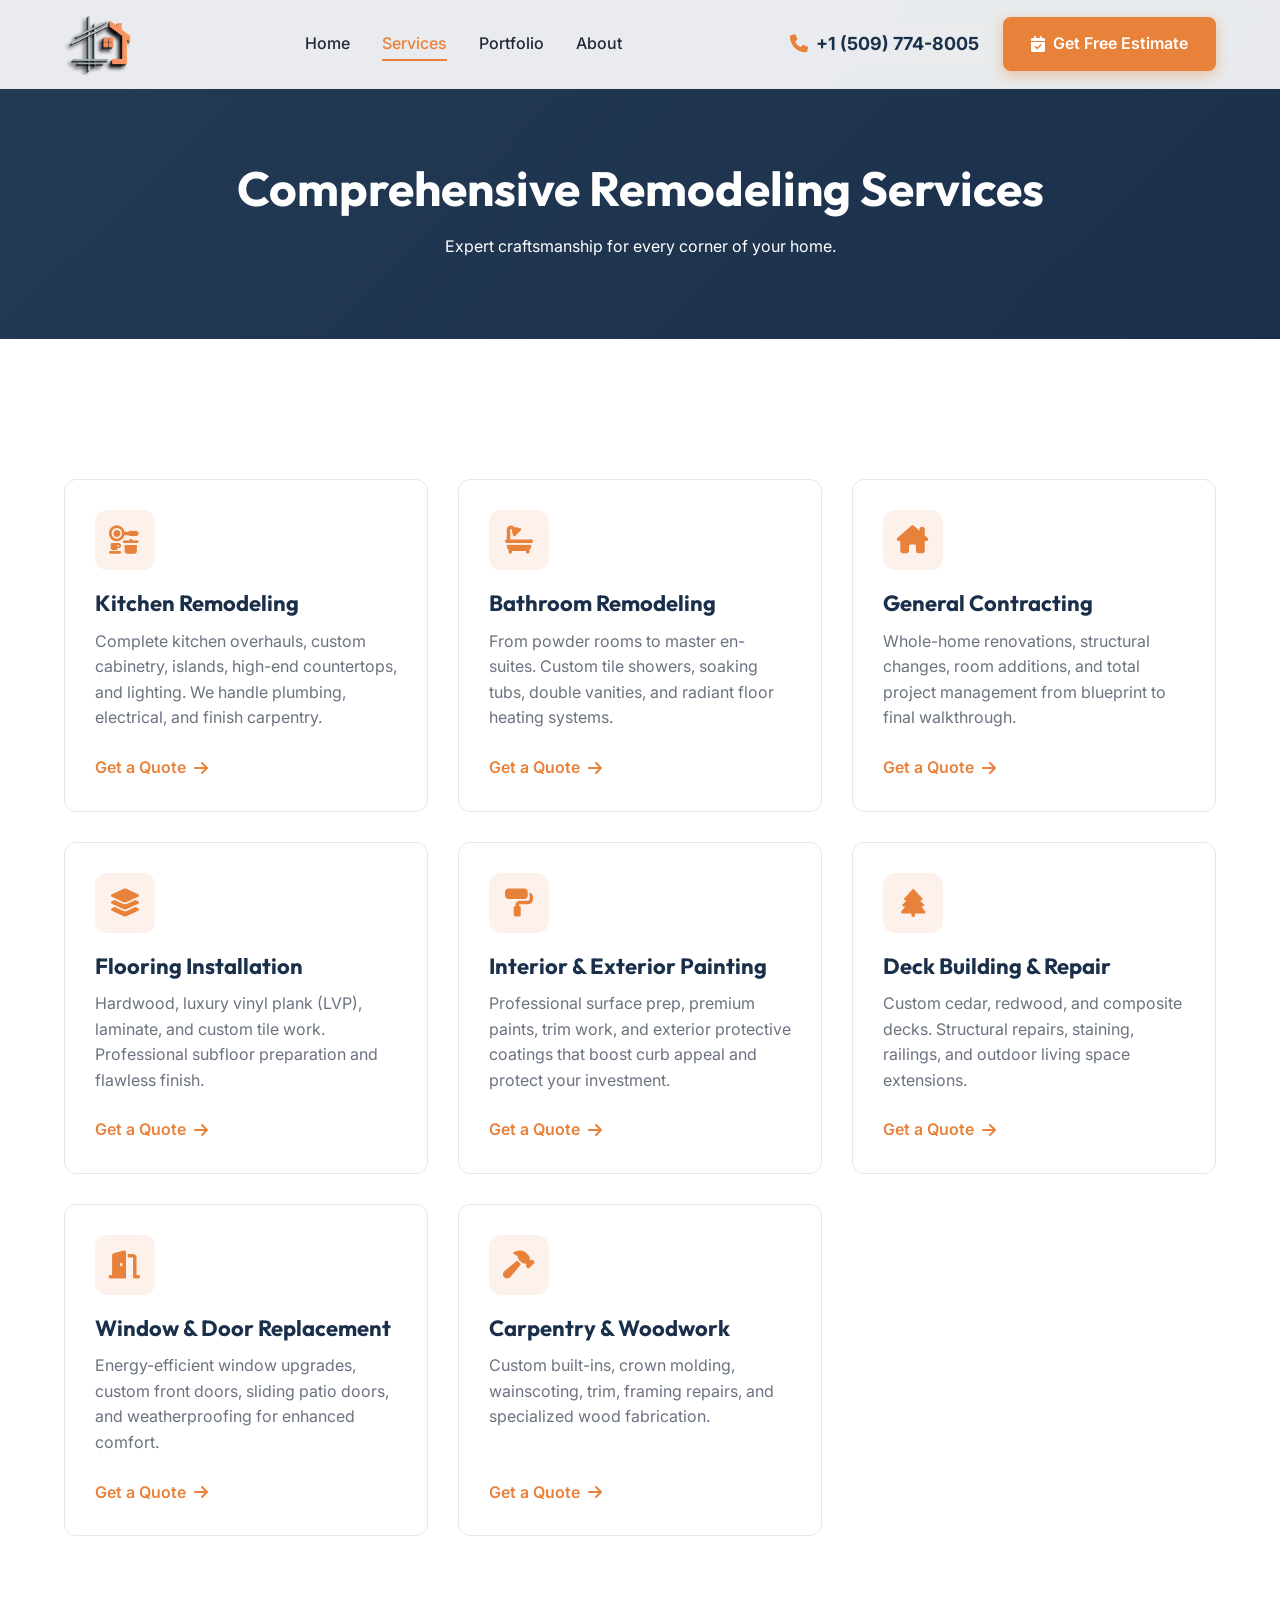
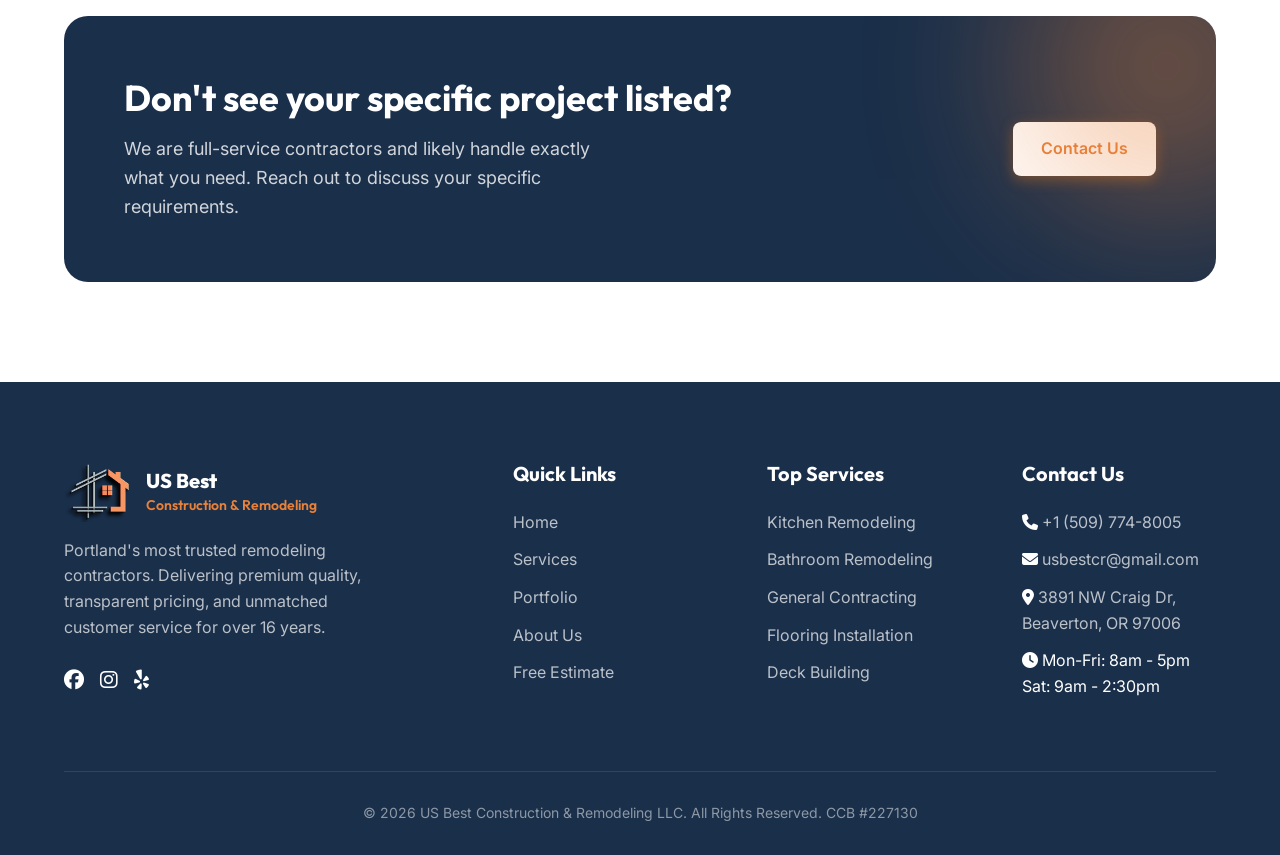
<file: services.html>
<!DOCTYPE html>
<html lang="en">

<head>
    <meta charset="UTF-8">
    <meta name="viewport" content="width=device-width, initial-scale=1.0">
    <title>Our Services | US Best Construction & Remodeling LLC</title>
    <meta name="description"
        content="View our full range of home remodeling services in Portland including kitchen, bath, flooring, decking, and general contracting.">

    <link rel="stylesheet" href="style.css">
    <link rel="stylesheet" href="https://cdnjs.cloudflare.com/ajax/libs/font-awesome/6.4.0/css/all.min.css">
    <style>
        .page-header {
            padding: 160px 0 80px;
            background: linear-gradient(135deg, var(--secondary) 0%, var(--secondary-dark) 100%);
            color: white;
            text-align: center;
        }

        .page-header h1 {
            color: white;
            font-size: 48px;
            margin-bottom: 16px;
        }

        .services-list-grid {
            display: grid;
            grid-template-columns: repeat(auto-fill, minmax(350px, 1fr));
            gap: 30px;
            margin-top: 40px;
        }
        
        @media (max-width: 768px) {
            .services-list-grid {
                grid-template-columns: 1fr;
                gap: 20px;
            }
        }

        .s-card {
            background: white;
            border: 1px solid var(--border);
            border-radius: 12px;
            padding: 30px;
            transition: all 0.3s ease;
            display: flex;
            flex-direction: column;
        }

        .s-card:hover {
            box-shadow: var(--shadow-lg);
            border-color: var(--primary-light);
            transform: translateY(-4px);
        }

        .s-icon {
            width: 60px;
            height: 60px;
            background: var(--primary-light);
            color: var(--primary);
            border-radius: 12px;
            display: flex;
            align-items: center;
            justify-content: center;
            font-size: 28px;
            margin-bottom: 20px;
        }

        .s-card h3 {
            font-size: 22px;
            margin-bottom: 12px;
        }

        .s-card p {
            color: var(--text-muted);
            margin-bottom: 24px;
            flex-grow: 1;
        }

        .s-card-btn {
            font-weight: 600;
            color: var(--primary);
            display: inline-flex;
            align-items: center;
            gap: 8px;
            align-self: flex-start;
        }

        .s-card-btn:hover {
            color: var(--primary-hover);
        }
    </style>
</head>

<body>

    <header id="header">
        <div class="container nav-wrapper">
            <a href="index.html" class="logo">
                <img src="Logo/usbestlogo.png" alt="US Best Construction & Remodeling LLC"
                    style="height: 62px; width: auto;">
            </a>
            <nav class="nav-links">
                <a href="index.html">Home</a>
                <a href="services.html" class="active">Services</a>
                <a href="index.html#portfolio">Portfolio</a>
                <a href="index.html#about">About</a>
            </nav>
            <div class="nav-actions">
                <a href="tel:+15097748005" class="phone-link">
                    <i class="fa-solid fa-phone"></i> +1 (509) 774-8005
                </a>
                <a href="estimate.html" class="btn btn-primary d-none-mobile">
                    <i class="fa-solid fa-calendar-check" style="margin-right:8px"></i> Get Free Estimate
                </a>
                <button class="mobile-menu-btn"><i class="fa-solid fa-bars"></i></button>
            </div>
        </div>
    </header>

    <div class="page-header">
        <div class="container">
            <h1>Comprehensive Remodeling Services</h1>
            <p>Expert craftsmanship for every corner of your home.</p>
        </div>
    </div>

    <section class="section">
        <div class="container">
            <div class="services-list-grid">
                <!-- Service Items -->
                <div class="s-card">
                    <div class="s-icon"><i class="fa-solid fa-kitchen-set"></i></div>
                    <h3>Kitchen Remodeling</h3>
                    <p>Complete kitchen overhauls, custom cabinetry, islands, high-end countertops, and lighting. We
                        handle plumbing, electrical, and finish carpentry.</p>
                    <a href="estimate.html" class="s-card-btn">Get a Quote <i class="fa-solid fa-arrow-right"></i></a>
                </div>

                <div class="s-card">
                    <div class="s-icon"><i class="fa-solid fa-bath"></i></div>
                    <h3>Bathroom Remodeling</h3>
                    <p>From powder rooms to master en-suites. Custom tile showers, soaking tubs, double vanities, and
                        radiant floor heating systems.</p>
                    <a href="estimate.html" class="s-card-btn">Get a Quote <i class="fa-solid fa-arrow-right"></i></a>
                </div>

                <div class="s-card">
                    <div class="s-icon"><i class="fa-solid fa-house-chimney"></i></div>
                    <h3>General Contracting</h3>
                    <p>Whole-home renovations, structural changes, room additions, and total project management from
                        blueprint to final walkthrough.</p>
                    <a href="estimate.html" class="s-card-btn">Get a Quote <i class="fa-solid fa-arrow-right"></i></a>
                </div>

                <div class="s-card">
                    <div class="s-icon"><i class="fa-solid fa-layer-group"></i></div>
                    <h3>Flooring Installation</h3>
                    <p>Hardwood, luxury vinyl plank (LVP), laminate, and custom tile work. Professional subfloor
                        preparation and flawless finish.</p>
                    <a href="estimate.html" class="s-card-btn">Get a Quote <i class="fa-solid fa-arrow-right"></i></a>
                </div>

                <div class="s-card">
                    <div class="s-icon"><i class="fa-solid fa-paint-roller"></i></div>
                    <h3>Interior & Exterior Painting</h3>
                    <p>Professional surface prep, premium paints, trim work, and exterior protective coatings that boost
                        curb appeal and protect your investment.</p>
                    <a href="estimate.html" class="s-card-btn">Get a Quote <i class="fa-solid fa-arrow-right"></i></a>
                </div>

                <div class="s-card">
                    <div class="s-icon"><i class="fa-solid fa-tree"></i></div>
                    <h3>Deck Building & Repair</h3>
                    <p>Custom cedar, redwood, and composite decks. Structural repairs, staining, railings, and outdoor
                        living space extensions.</p>
                    <a href="estimate.html" class="s-card-btn">Get a Quote <i class="fa-solid fa-arrow-right"></i></a>
                </div>

                <div class="s-card">
                    <div class="s-icon"><i class="fa-solid fa-door-open"></i></div>
                    <h3>Window & Door Replacement</h3>
                    <p>Energy-efficient window upgrades, custom front doors, sliding patio doors, and weatherproofing
                        for enhanced comfort.</p>
                    <a href="estimate.html" class="s-card-btn">Get a Quote <i class="fa-solid fa-arrow-right"></i></a>
                </div>

                <div class="s-card">
                    <div class="s-icon"><i class="fa-solid fa-hammer"></i></div>
                    <h3>Carpentry & Woodwork</h3>
                    <p>Custom built-ins, crown molding, wainscoting, trim, framing repairs, and specialized wood
                        fabrication.</p>
                    <a href="estimate.html" class="s-card-btn">Get a Quote <i class="fa-solid fa-arrow-right"></i></a>
                </div>
            </div>

            <div class="cta-banner mt-4" style="margin-top: 80px;">
                <div class="cta-content">
                    <h2>Don't see your specific project listed?</h2>
                    <p>We are full-service contractors and likely handle exactly what you need. Reach out to discuss
                        your specific requirements.</p>
                </div>
                <div class="cta-action">
                    <a href="estimate.html" class="btn btn-primary"
                        style="background: white; color: var(--primary);">Contact Us</a>
                </div>
            </div>
        </div>
    </section>

    <!-- Footer -->
    <footer>
        <div class="container">
            <div class="footer-grid">
                <div class="footer-col">
                    <div class="logo mb-2" style="display: flex; align-items: center; gap: 12px;">
                        <img src="Logo/usbestlogo.png" alt="US Best Construction & Remodeling LLC"
                            style="height: 60px;">
                        <span style="font-family: var(--font-display); font-size: 20px; font-weight: 800; line-height: 1.1; color: white;">US Best<br><span style="color: var(--primary); font-size: 14px; font-weight: 600;">Construction & Remodeling</span></span>
                    </div>
                    <p class="footer-text">Portland's most trusted remodeling contractors. Delivering premium quality,
                        transparent pricing, and unmatched customer service for over 16 years.</p>
                    <div style="display: flex; gap: 16px; font-size: 20px;">
                        <a href="https://www.facebook.com/p/US-Best-Construction-Remodeling-100063447324759/"><i
                                class="fa-brands fa-facebook"></i></a>
                        <a href="https://www.instagram.com/usbestcr"><i class="fa-brands fa-instagram"></i></a>
                        <a href="#"><i class="fa-brands fa-yelp"></i></a>
                    </div>
                </div>

                <div class="footer-col">
                    <h4>Quick Links</h4>
                    <ul class="footer-links">
                        <li><a href="index.html">Home</a></li>
                        <li><a href="services.html">Services</a></li>
                        <li><a href="index.html#portfolio">Portfolio</a></li>
                        <li><a href="index.html#about">About Us</a></li>
                        <li><a href="estimate.html">Free Estimate</a></li>
                    </ul>
                </div>

                <div class="footer-col">
                    <h4>Top Services</h4>
                    <ul class="footer-links">
                        <li><a href="services.html">Kitchen Remodeling</a></li>
                        <li><a href="services.html">Bathroom Remodeling</a></li>
                        <li><a href="services.html">General Contracting</a></li>
                        <li><a href="services.html">Flooring Installation</a></li>
                        <li><a href="services.html">Deck Building</a></li>
                    </ul>
                </div>

                <div class="footer-col">
                    <h4>Contact Us</h4>
                    <ul class="footer-links">
                        <li><i class="fa-solid fa-phone mr-2"></i> <a href="tel:+15097748005">+1 (509) 774-8005</a></li>
                        <li><i class="fa-solid fa-envelope mr-2"></i> <a
                                href="mailto:usbestcr@gmail.com">usbestcr@gmail.com</a></li>
                        <li><i class="fa-solid fa-location-dot mr-2"></i> <a
                                href="https://maps.app.goo.gl/ANUbhkJr8bc1Su1q8" target="_blank">3891 NW Craig Dr,
                                Beaverton, OR 97006</a></li>
                        <li><i class="fa-solid fa-clock mr-2"></i> Mon-Fri: 8am - 5pm<br>Sat: 9am - 2:30pm</li>
                    </ul>
                </div>
            </div>

            <div class="footer-bottom">
                <p>&copy; 2026 US Best Construction & Remodeling LLC. All Rights Reserved. CCB #227130</p>
            </div>
        </div>
    </footer>

    <!-- LeadConnectorHQ Chat Widget -->
    <div data-chat-widget data-widget-id="69ec6bb652e61570ac7e8724" data-location-id="s5fKxjz6ECQjahIlZ2UV"></div>
    <script src="https://widgets.leadconnectorhq.com/loader.js"
        data-resources-url="https://widgets.leadconnectorhq.com/chat-widget/loader.js"
        data-widget-id="69ec6bb652e61570ac7e8724"></script>

    <!-- MOBILE STICKY BAR -->
    <div class="mobile-cta-bar">
        <a href="tel:+15097748005" class="mcta-call">
            <i class="fa-solid fa-phone"></i> Call Now
        </a>
        <a href="estimate.html" class="mcta-estimate">
            <i class="fa-solid fa-calendar-check"></i> Free Estimate
        </a>
    </div>

    <script src="main.js"></script>
</body>

</html>
</file>
<file: style.css>
@import url('https://fonts.googleapis.com/css2?family=Inter:wght@300;400;500;600;700;800&family=Outfit:wght@400;500;600;700;800&display=swap');

:root {
  --primary: #e8813a;
  --primary-hover: #d16e28;
  --primary-light: rgba(232, 129, 58, 0.1);
  --secondary: #243b55;
  --secondary-dark: #1a2f4a;
  --text-main: #1f2937;
  --text-muted: #6b7280;
  --bg-main: #ffffff;
  --bg-off: #f9f6f2;
  --border: #e5e7eb;
  --success: #16a34a;

  --font-sans: 'Inter', sans-serif;
  --font-display: 'Outfit', sans-serif;

  --shadow-sm: 0 1px 2px 0 rgba(0, 0, 0, 0.05);
  --shadow-md: 0 4px 6px -1px rgba(0, 0, 0, 0.1), 0 2px 4px -1px rgba(0, 0, 0, 0.06);
  --shadow-lg: 0 10px 15px -3px rgba(0, 0, 0, 0.1), 0 4px 6px -2px rgba(0, 0, 0, 0.05);
  --shadow-xl: 0 20px 25px -5px rgba(0, 0, 0, 0.1), 0 10px 10px -5px rgba(0, 0, 0, 0.04);
}

* {
  margin: 0;
  padding: 0;
  box-sizing: border-box;
}

body {
  font-family: var(--font-sans);
  color: var(--text-main);
  background-color: var(--bg-main);
  line-height: 1.6;
  overflow-x: hidden;
}

h1,
h2,
h3,
h4,
h5,
h6 {
  font-family: var(--font-display);
  font-weight: 700;
  line-height: 1.2;
  color: var(--secondary-dark);
}

a {
  text-decoration: none;
  color: inherit;
  transition: all 0.3s ease;
}

ul {
  list-style: none;
}

img {
  max-width: 100%;
  height: auto;
  display: block;
}

/* Utilities */
.container {
  width: 100%;
  max-width: 1200px;
  margin: 0 auto;
  padding: 0 24px;
}

.text-center {
  text-align: center;
}

.mt-1 {
  margin-top: 0.5rem;
}

.mt-2 {
  margin-top: 1rem;
}

.mt-4 {
  margin-top: 2rem;
}

.mb-2 {
  margin-bottom: 1rem;
}

.mb-4 {
  margin-bottom: 2rem;
}

/* Buttons */
.btn {
  display: inline-flex;
  align-items: center;
  justify-content: center;
  padding: 14px 28px;
  border-radius: 8px;
  font-weight: 600;
  font-size: 16px;
  cursor: pointer;
  transition: all 0.3s cubic-bezier(0.4, 0, 0.2, 1);
  border: none;
}

.btn-primary {
  background-color: var(--primary);
  color: white;
  box-shadow: 0 4px 14px 0 rgba(232, 122, 26, 0.39);
}

.btn-primary:hover {
  background-color: var(--primary-hover);
  transform: translateY(-2px);
  box-shadow: 0 6px 20px rgba(232, 122, 26, 0.4);
}

.btn-secondary {
  background-color: white;
  color: var(--secondary-dark);
  border: 2px solid var(--border);
}

.btn-secondary:hover {
  border-color: var(--secondary-dark);
  background-color: var(--bg-off);
  transform: translateY(-2px);
}

/* Header & Nav */
header {
  position: fixed;
  top: 0;
  left: 0;
  width: 100%;
  z-index: 1000;
  background: rgba(255, 255, 255, 0.9);
  backdrop-filter: blur(12px);
  border-bottom: 1px solid var(--border);
  transition: all 0.3s ease;
}

header.scrolled {
  box-shadow: var(--shadow-sm);
  padding: 10px 0;
}

.nav-wrapper {
  display: flex;
  align-items: center;
  justify-content: space-between;
  height: 88px;
}

header.scrolled .logo img {
  height: 50px;
  transition: height .3s ease;
}

.logo {
  font-family: var(--font-display);
  font-size: 24px;
  font-weight: 800;
  color: var(--secondary-dark);
  display: flex;
  align-items: center;
  gap: 8px;
}

.logo span {
  color: var(--primary);
}

.nav-links {
  display: flex;
  gap: 32px;
}

.nav-links a {
  font-weight: 500;
  color: var(--text-main);
  position: relative;
}

.nav-links a::after {
  content: '';
  position: absolute;
  bottom: -4px;
  left: 0;
  width: 0;
  height: 2px;
  background-color: var(--primary);
  transition: width 0.3s ease;
}

.nav-links a:hover::after,
.nav-links a.active::after {
  width: 100%;
}

.nav-links a:hover,
.nav-links a.active {
  color: var(--primary);
}

.nav-actions {
  display: flex;
  align-items: center;
  gap: 24px;
}

.phone-link {
  font-weight: 700;
  font-size: 18px;
  color: var(--secondary-dark);
  display: flex;
  align-items: center;
  gap: 8px;
}

.phone-link i {
  color: var(--primary);
}

.mobile-menu-btn {
  display: none;
  font-size: 24px;
  background: none;
  border: none;
  cursor: pointer;
  color: var(--secondary-dark);
}

/* Hero Section */
.hero {
  padding-top: 120px;
  padding-bottom: 100px;
  min-height: 90vh;
  display: flex;
  align-items: center;
  background: linear-gradient(135deg, var(--secondary) 0%, var(--secondary-dark) 100%);
  position: relative;
  overflow: hidden;
}

.hero::before {
  content: '';
  position: absolute;
  top: 0;
  right: 0;
  bottom: 0;
  left: 0;
  background: url('assets/images/hero_kitchen.png') center/cover no-repeat;
  opacity: 0.3;
  mix-blend-mode: overlay;
}

.hero-content {
  position: relative;
  z-index: 10;
  color: white;
  max-width: 700px;
}

.hero-badge {
  display: inline-flex;
  align-items: center;
  gap: 8px;
  background: rgba(255, 255, 255, 0.1);
  border: 1px solid rgba(255, 255, 255, 0.2);
  padding: 6px 16px;
  border-radius: 30px;
  font-size: 14px;
  font-weight: 500;
  margin-bottom: 24px;
  backdrop-filter: blur(4px);
}

.hero h1 {
  color: white;
  font-size: 56px;
  margin-bottom: 20px;
}

.hero h1 span {
  color: var(--primary);
}

.hero p {
  font-size: 20px;
  color: rgba(255, 255, 255, 0.8);
  margin-bottom: 40px;
  max-width: 600px;
}

.hero-btns {
  display: flex;
  gap: 16px;
}

/* Trust Bar */
.trust-bar {
  background: white;
  padding: 30px 0;
  border-bottom: 1px solid var(--border);
  position: relative;
  z-index: 20;
  margin-top: -40px;
  border-radius: 12px;
  box-shadow: var(--shadow-lg);
  max-width: 1000px;
  margin-left: auto;
  margin-right: auto;
}

.trust-grid {
  display: flex;
  justify-content: space-around;
  align-items: center;
  flex-wrap: wrap;
  gap: 24px;
}

.trust-item {
  display: flex;
  align-items: center;
  gap: 12px;
}

.trust-icon {
  width: 48px;
  height: 48px;
  background: var(--primary-light);
  color: var(--primary);
  border-radius: 50%;
  display: flex;
  align-items: center;
  justify-content: center;
  font-size: 20px;
}

.trust-text {
  display: flex;
  flex-direction: column;
}

.trust-title {
  font-weight: 700;
  font-size: 16px;
  color: var(--secondary-dark);
}

.trust-sub {
  font-size: 13px;
  color: var(--text-muted);
}

/* Sections */
.section {
  padding: 100px 0;
}

.section-bg {
  background-color: var(--bg-off);
}

.section-header {
  text-align: center;
  max-width: 700px;
  margin: 0 auto 60px;
}

.section-tag {
  color: var(--primary);
  font-weight: 700;
  text-transform: uppercase;
  letter-spacing: 1.5px;
  font-size: 14px;
  margin-bottom: 12px;
  display: block;
}

.section-header h2 {
  font-size: 40px;
  margin-bottom: 20px;
}

.section-header p {
  color: var(--text-muted);
  font-size: 18px;
}

/* Services Grid */
.services-grid {
  display: grid;
  grid-template-columns: repeat(auto-fit, minmax(300px, 1fr));
  gap: 30px;
}

.service-card {
  background: white;
  border-radius: 16px;
  overflow: hidden;
  box-shadow: var(--shadow-sm);
  border: 1px solid var(--border);
  transition: all 0.3s ease;
  group: service;
}

.service-card:hover {
  transform: translateY(-8px);
  box-shadow: var(--shadow-xl);
  border-color: var(--primary-light);
}

.service-img {
  height: 200px;
  background-color: #eee;
  position: relative;
  overflow: hidden;
}

.service-img img {
  width: 100%;
  height: 100%;
  object-fit: cover;
  transition: transform 0.5s ease;
}

.service-card:hover .service-img img {
  transform: scale(1.05);
}

.service-content {
  padding: 30px;
}

.service-icon {
  width: 50px;
  height: 50px;
  background: var(--bg-off);
  border-radius: 12px;
  display: flex;
  align-items: center;
  justify-content: center;
  font-size: 24px;
  color: var(--primary);
  margin-bottom: 20px;
}

.service-card h3 {
  font-size: 22px;
  margin-bottom: 12px;
}

.service-card p {
  color: var(--text-muted);
  margin-bottom: 20px;
  font-size: 15px;
}

.service-link {
  color: var(--primary);
  font-weight: 600;
  display: inline-flex;
  align-items: center;
  gap: 8px;
}

.service-link i {
  transition: transform 0.3s ease;
}

.service-card:hover .service-link i {
  transform: translateX(4px);
}

/* Featured Projects */
.projects-grid {
  display: grid;
  grid-template-columns: repeat(2, 1fr);
  gap: 30px;
}

.project-card {
  border-radius: 16px;
  overflow: hidden;
  position: relative;
  height: 400px;
  cursor: pointer;
}

.project-card img {
  width: 100%;
  height: 100%;
  object-fit: cover;
  transition: transform 0.7s ease;
}

.project-overlay {
  position: absolute;
  bottom: 0;
  left: 0;
  width: 100%;
  padding: 40px 30px 30px;
  background: linear-gradient(to top, rgba(0, 0, 0, 0.8), transparent);
  color: white;
  transform: translateY(20px);
  opacity: 0.9;
  transition: all 0.3s ease;
}

.project-card:hover img {
  transform: scale(1.05);
}

.project-card:hover .project-overlay {
  transform: translateY(0);
  opacity: 1;
}

.project-overlay h3 {
  color: white;
  font-size: 24px;
  margin-bottom: 8px;
}

/* Before After Slider */
.ba-slider-wrap,
.ba-slider {
  height: 400px;
  width: 100%;
}

.ba-slider-wrap .project-overlay {
  display: none;
}

.ba-slider {
  position: relative;
  width: 100%;
  height: 100%;
  overflow: hidden;
  cursor: default;      /* clicking the image no longer does anything */
  border-radius: 16px;
  user-select: none;
}

.img-before,
.img-after {
  position: absolute;
  top: 0;
  left: 0;
  height: 100%;
  background-size: cover;
  background-position: center;
}

.img-before {
  width: 100%;
}

.img-after {
  border-right: 2px solid white;
}

.handle {
  position: absolute;
  top: 0;
  bottom: 0;
  width: 56px;          /* slightly wider touch target */
  margin-left: -28px;
  display: flex;
  align-items: center;
  justify-content: center;
  pointer-events: all;  /* handle must receive touch/click */
  cursor: grab;
  z-index: 10;
}

.handle:active {
  cursor: grabbing;
}

.handle-circle {
  width: 40px;
  height: 40px;
  background: var(--primary);
  color: white;
  border-radius: 50%;
  display: flex;
  align-items: center;
  justify-content: center;
  box-shadow: 0 2px 6px rgba(0, 0, 0, 0.4);
  border: 3px solid white;
}

/* How it Works */
.steps-grid {
  display: grid;
  grid-template-columns: repeat(3, 1fr);
  gap: 40px;
  position: relative;
}

.step-card {
  text-align: center;
  position: relative;
  z-index: 10;
}

.step-num {
  width: 64px;
  height: 64px;
  background: var(--primary);
  color: white;
  border-radius: 50%;
  display: flex;
  align-items: center;
  justify-content: center;
  font-size: 24px;
  font-weight: 700;
  margin: 0 auto 24px;
  box-shadow: 0 0 0 8px rgba(232, 122, 26, 0.2);
}

.step-card h3 {
  font-size: 22px;
  margin-bottom: 12px;
}

.step-card p {
  color: var(--text-muted);
}

/* Banner CTA */
.cta-banner {
  background: var(--secondary-dark);
  border-radius: 24px;
  padding: 60px;
  display: flex;
  align-items: center;
  justify-content: space-between;
  color: white;
  position: relative;
  overflow: hidden;
}

.cta-banner::before {
  content: '';
  position: absolute;
  top: -100px;
  right: -100px;
  width: 300px;
  height: 300px;
  background: var(--primary);
  border-radius: 50%;
  filter: blur(80px);
  opacity: 0.4;
}

.cta-content h2 {
  color: white;
  font-size: 36px;
  margin-bottom: 16px;
}

.cta-content p {
  color: rgba(255, 255, 255, 0.8);
  font-size: 18px;
  max-width: 500px;
}

/* Forms */
.estimate-form-wrap {
  background: white;
  border-radius: 16px;
  padding: 40px;
  box-shadow: var(--shadow-xl);
}

.form-grid {
  display: grid;
  grid-template-columns: 1fr 1fr;
  gap: 20px;
}

.form-group {
  margin-bottom: 20px;
}

.form-group.full {
  grid-column: 1 / -1;
}

.form-label {
  display: block;
  font-weight: 500;
  margin-bottom: 8px;
  color: var(--text-main);
}

.form-control {
  width: 100%;
  padding: 14px 16px;
  border: 1px solid var(--border);
  border-radius: 8px;
  font-family: inherit;
  font-size: 16px;
  transition: all 0.3s ease;
}

.form-control:focus {
  outline: none;
  border-color: var(--primary);
  box-shadow: 0 0 0 3px var(--primary-light);
}

/* Footer */
footer {
  background: var(--secondary-dark);
  color: white;
  padding: 80px 0 30px;
}

.footer-grid {
  display: grid;
  grid-template-columns: 2fr 1fr 1fr 1fr;
  gap: 60px;
  margin-bottom: 60px;
}

.footer-col h4 {
  color: white;
  font-size: 20px;
  margin-bottom: 24px;
}

.footer-text {
  color: rgba(255, 255, 255, 0.7);
  margin-bottom: 24px;
  max-width: 300px;
}

.footer-links li {
  margin-bottom: 12px;
}

.footer-links a {
  color: rgba(255, 255, 255, 0.7);
}

.footer-links a:hover {
  color: var(--primary);
  padding-left: 4px;
}

.footer-bottom {
  text-align: center;
  padding-top: 30px;
  border-top: 1px solid rgba(255, 255, 255, 0.1);
  color: rgba(255, 255, 255, 0.5);
  font-size: 14px;
}

/* Responsive */
@media (max-width: 992px) {
  .nav-links {
    display: none;
    flex-direction: column;
    position: absolute;
    top: 100%;
    left: 0;
    width: 100%;
    background: white;
    padding: 20px;
    box-shadow: var(--shadow-md);
    gap: 16px;
    border-top: 1px solid var(--border);
  }

  .nav-links.active {
    display: flex;
  }

  .phone-link,
  .d-none-mobile {
    display: none !important;
  }

  .mobile-menu-btn {
    display: block;
  }

  .hero h1 {
    font-size: 40px;
  }

  .projects-grid,
  .steps-grid,
  .services-grid,
  .services-list-grid {
    grid-template-columns: 1fr;
  }

  .cta-banner {
    flex-direction: column;
    text-align: center;
    gap: 30px;
    padding: 40px 20px;
  }

  .footer-grid {
    grid-template-columns: 1fr 1fr;
  }
}

@media (max-width: 768px) {
  .hero-btns {
    flex-direction: column;
  }

  .trust-grid {
    flex-direction: column;
    align-items: flex-start;
    padding: 20px;
  }

  .form-grid {
    grid-template-columns: 1fr;
  }

  .footer-grid {
    grid-template-columns: 1fr;
    gap: 40px;
  }

  .hero {
    padding-top: 100px;
    padding-bottom: 100px;
  }

  .hero p {
    font-size: 16px;
  }

  .section {
    padding: 60px 0;
  }

  .section-header h2 {
    font-size: 32px;
  }

  #about .container>div {
    grid-template-columns: 1fr !important;
  }
}

/* ── Mobile Floating CTA Pills ───────────────────────────────────────────── */
/* Two pill buttons stacked on the bottom-LEFT.                               */
/* The right side stays free for the GHL chatbot — zero conflict.             */
.mobile-cta-bar {
  display: none;
  position: fixed;
  bottom: 24px;
  left: 16px;
  right: auto;          /* detach from right edge */
  flex-direction: column;
  gap: 10px;
  z-index: 999999;      /* high, but lets chatbot coexist on the right */
  pointer-events: none; /* let clicks through the gap between pills */
}

.mcta-call,
.mcta-estimate {
  pointer-events: all;
  display: inline-flex;
  align-items: center;
  gap: 10px;
  padding: 13px 20px;
  border-radius: 50px;      /* full pill */
  font-weight: 700;
  font-size: 15px;
  text-decoration: none;
  box-shadow: 0 4px 18px rgba(0, 0, 0, 0.28);
  transition: transform 0.2s ease, box-shadow 0.2s ease;
  white-space: nowrap;
  /* Slide-in entrance animation */
  animation: pillSlideIn 0.4s cubic-bezier(0.34, 1.56, 0.64, 1) both;
}

.mcta-estimate {
  animation-delay: 0.08s;
}

@keyframes pillSlideIn {
  from {
    opacity: 0;
    transform: translateX(-30px);
  }
  to {
    opacity: 1;
    transform: translateX(0);
  }
}

.mcta-call {
  background: var(--secondary-dark);
  color: white;
}

.mcta-estimate {
  background: var(--primary);
  color: white;
}

.mcta-call:active,
.mcta-call:hover {
  background: #111f30;
  transform: translateY(-2px);
  box-shadow: 0 8px 24px rgba(0, 0, 0, 0.32);
}

.mcta-estimate:active,
.mcta-estimate:hover {
  background: var(--primary-hover);
  transform: translateY(-2px);
  box-shadow: 0 8px 24px rgba(232, 122, 26, 0.45);
}

@media (max-width: 900px) {
  .mobile-cta-bar {
    display: flex;
  }

  /* No extra body/footer padding needed — pills float, don't push content */
  footer {
    padding-bottom: 20px;
  }
}
</file>
